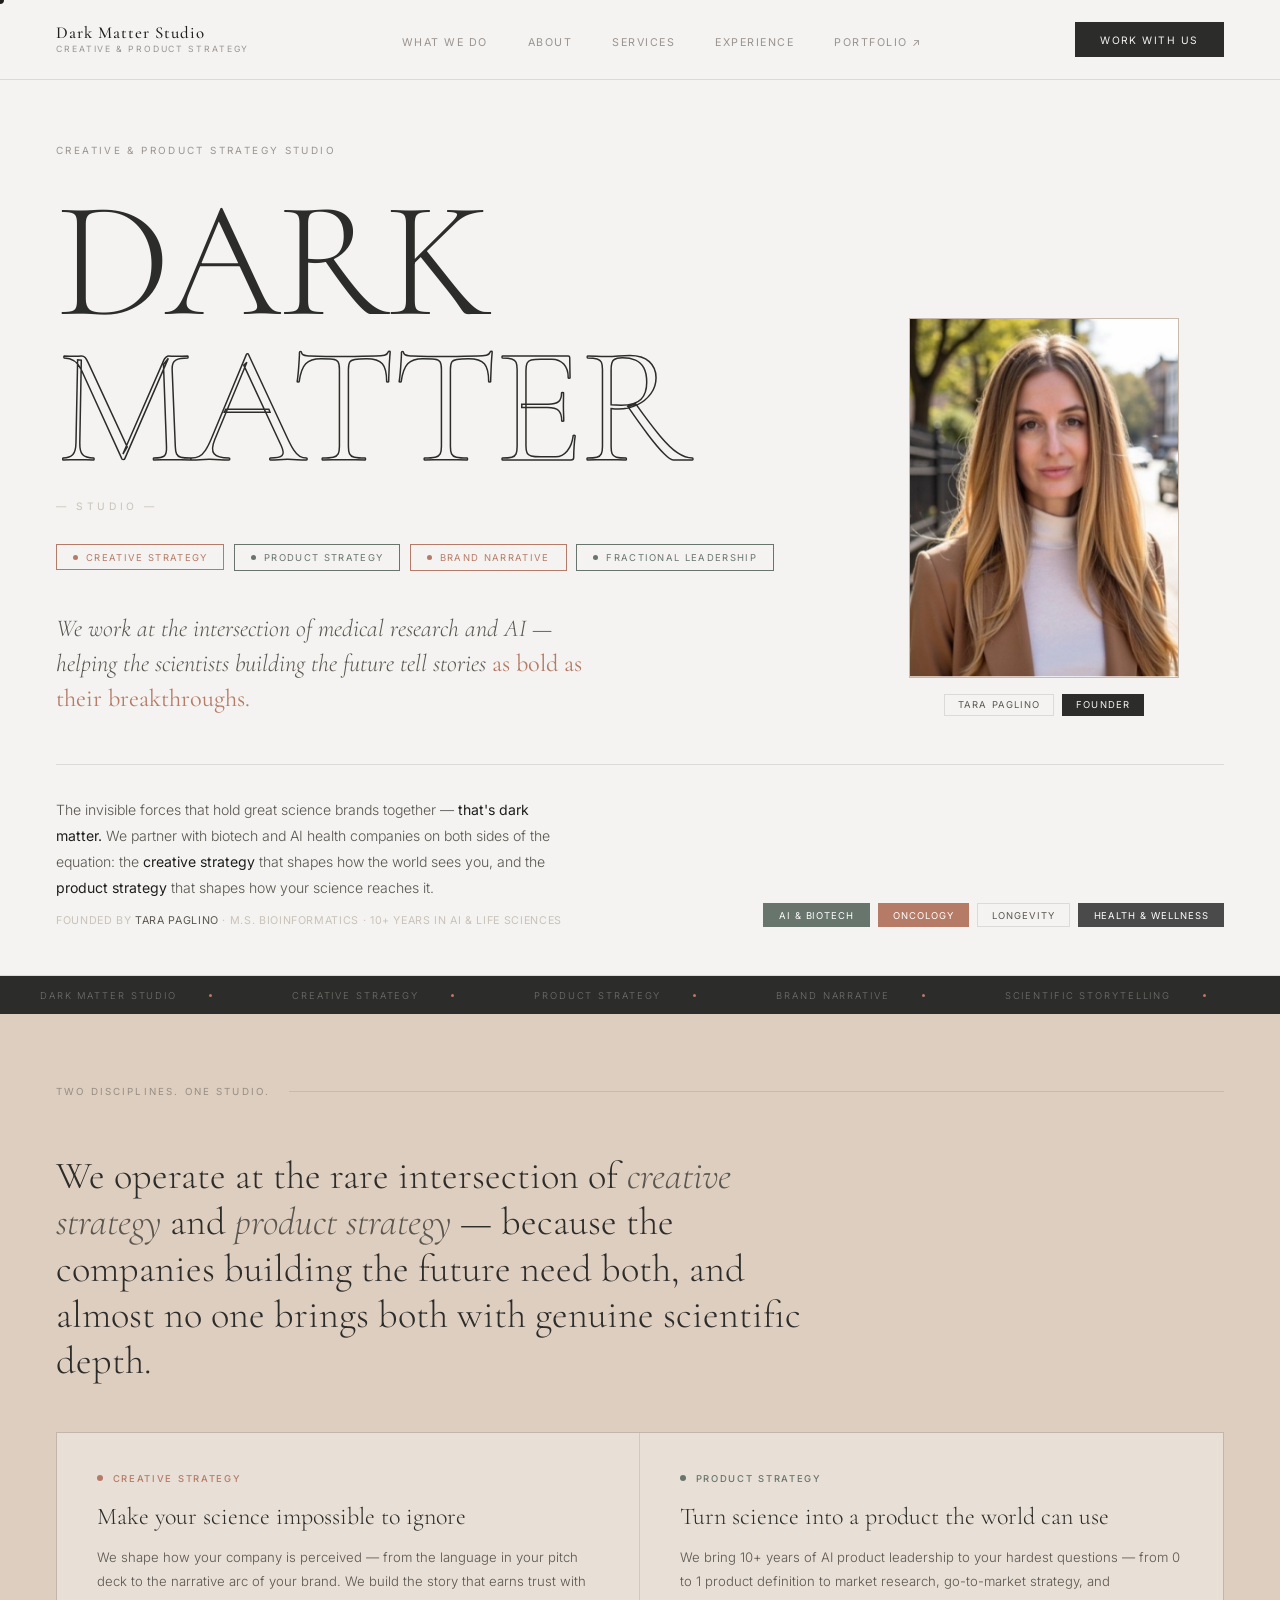
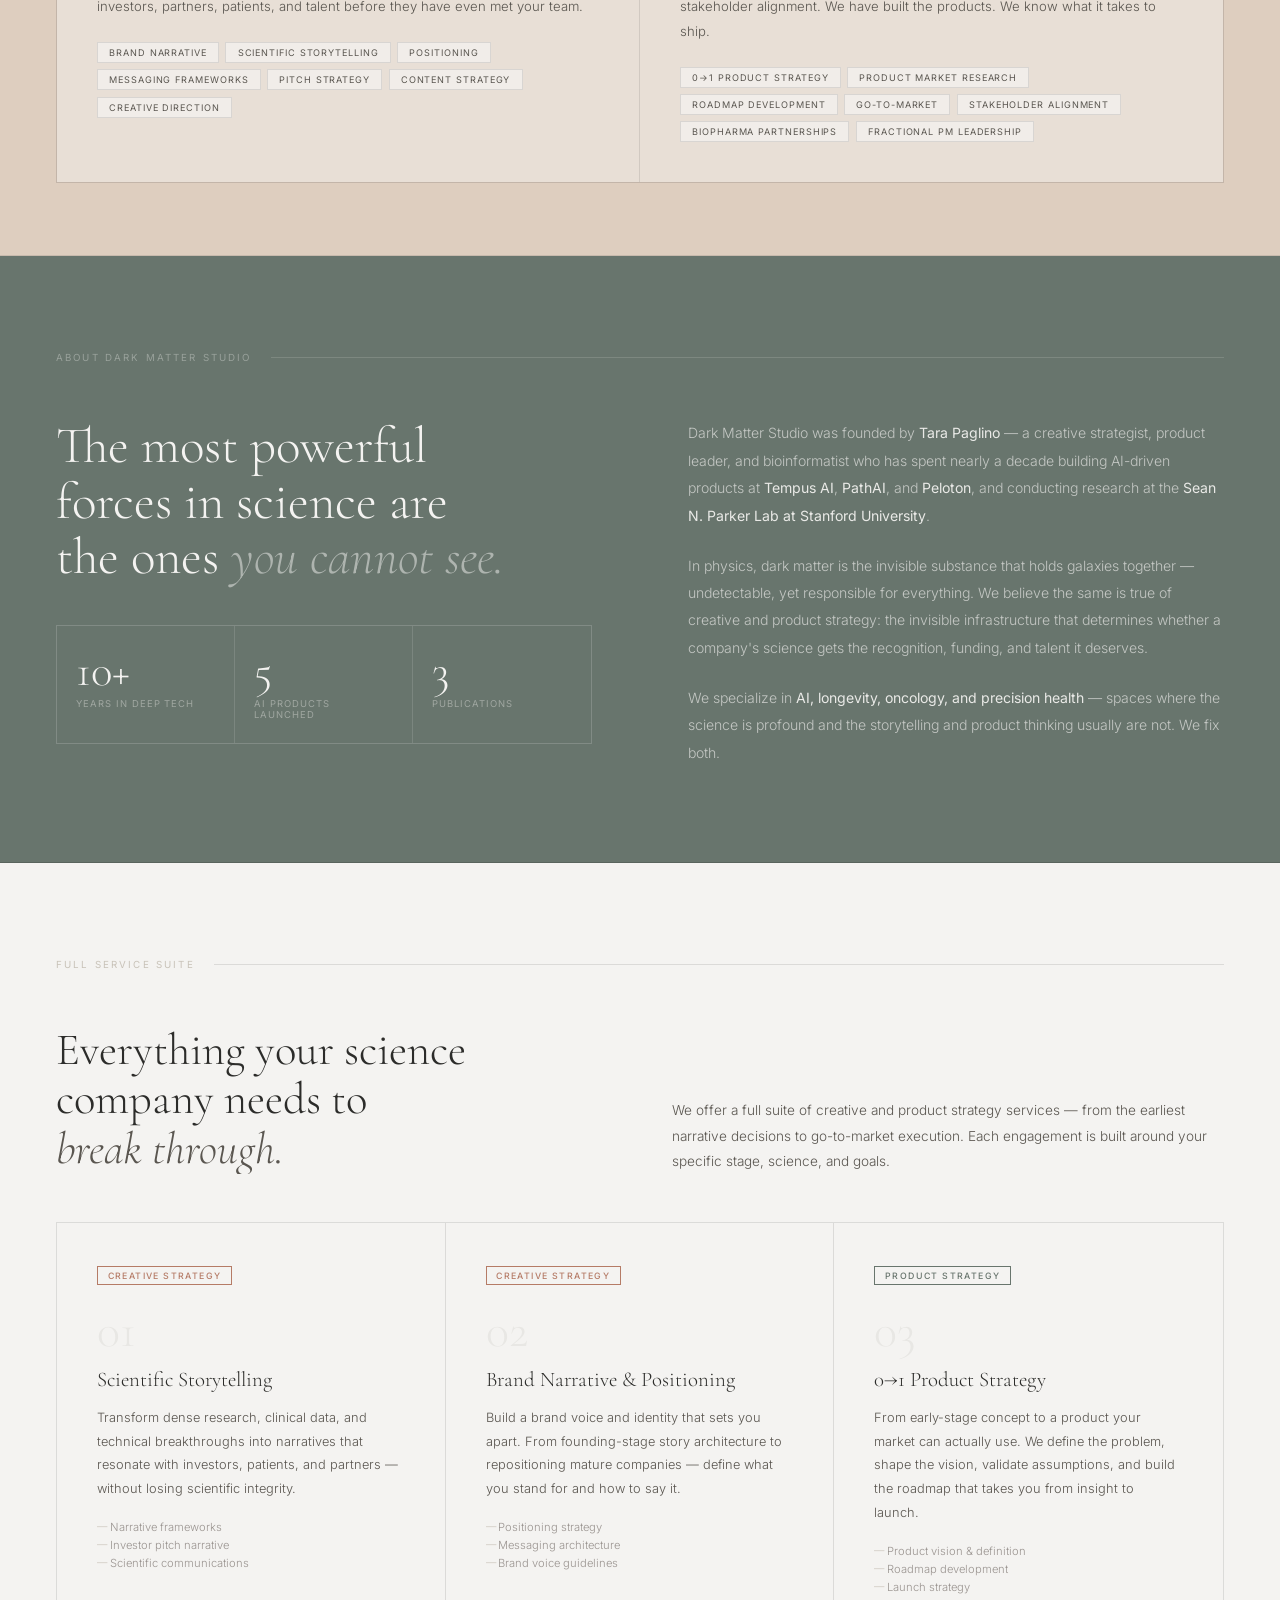
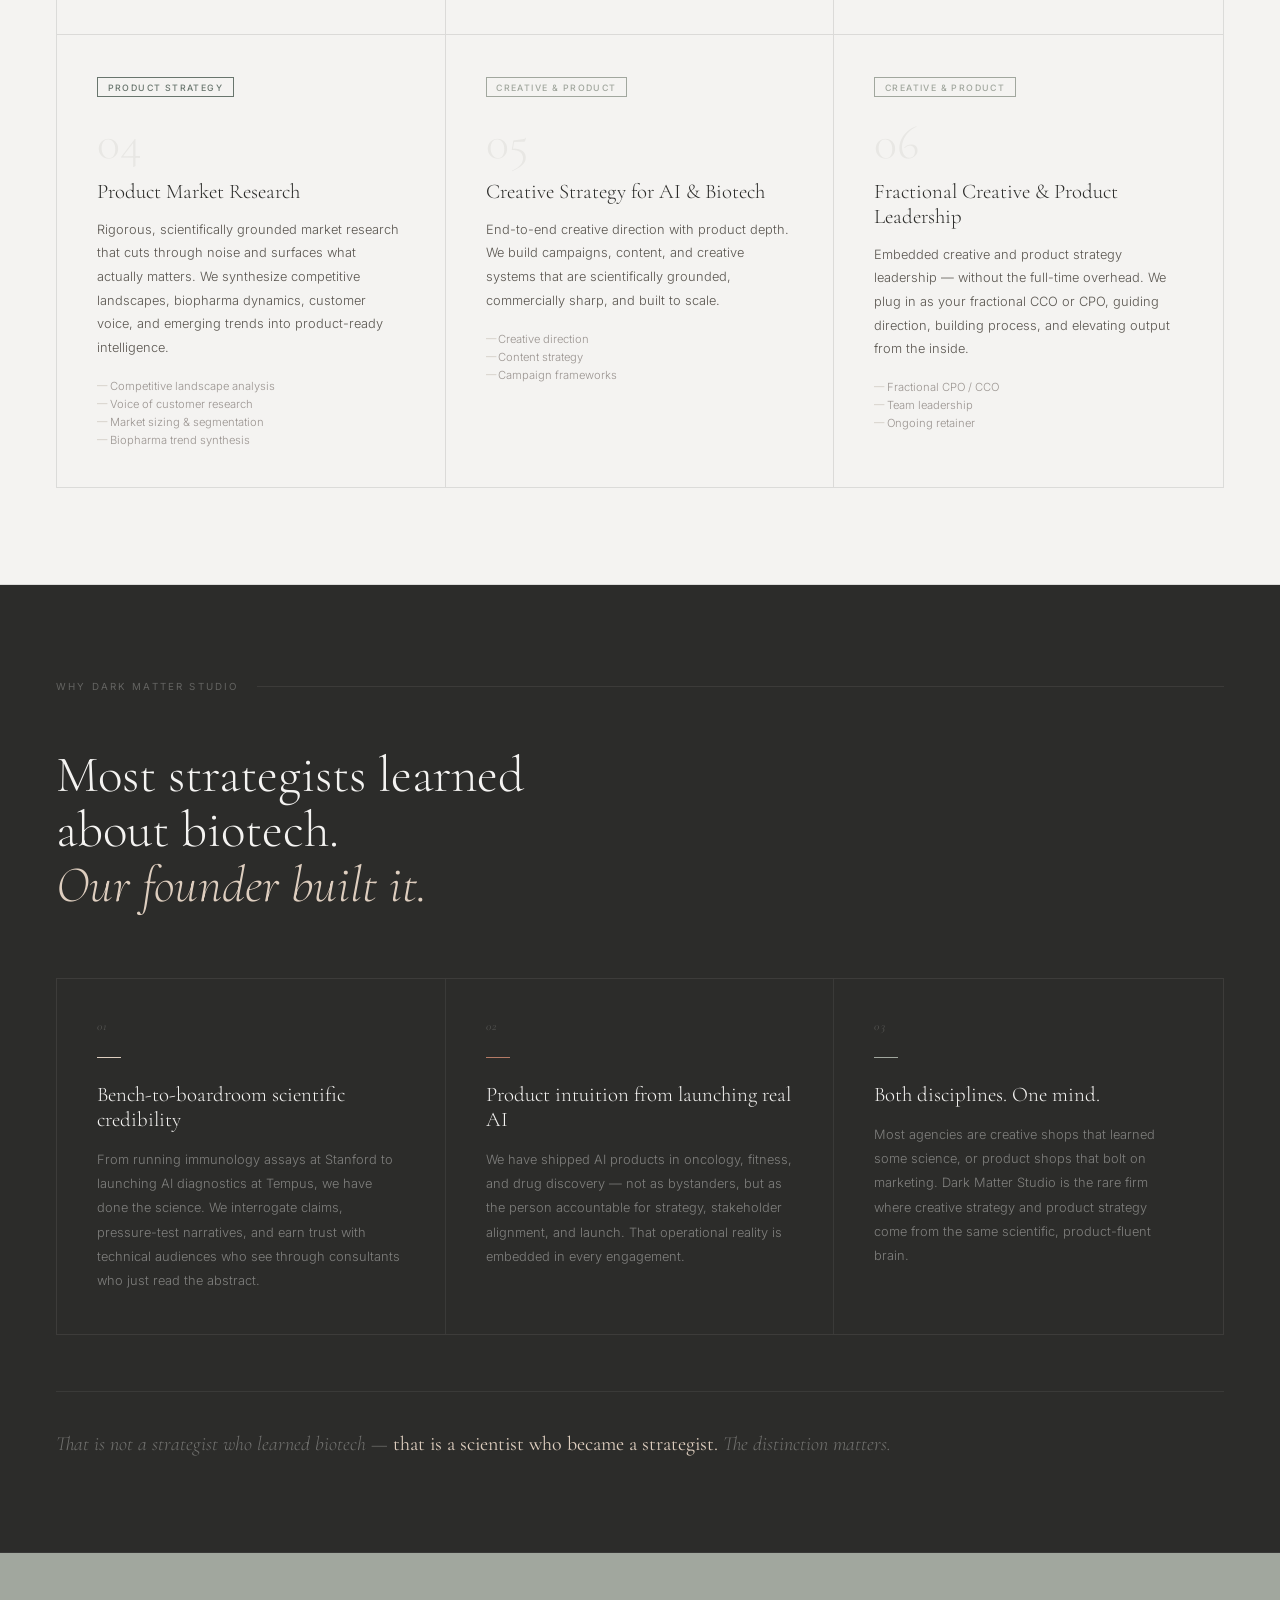
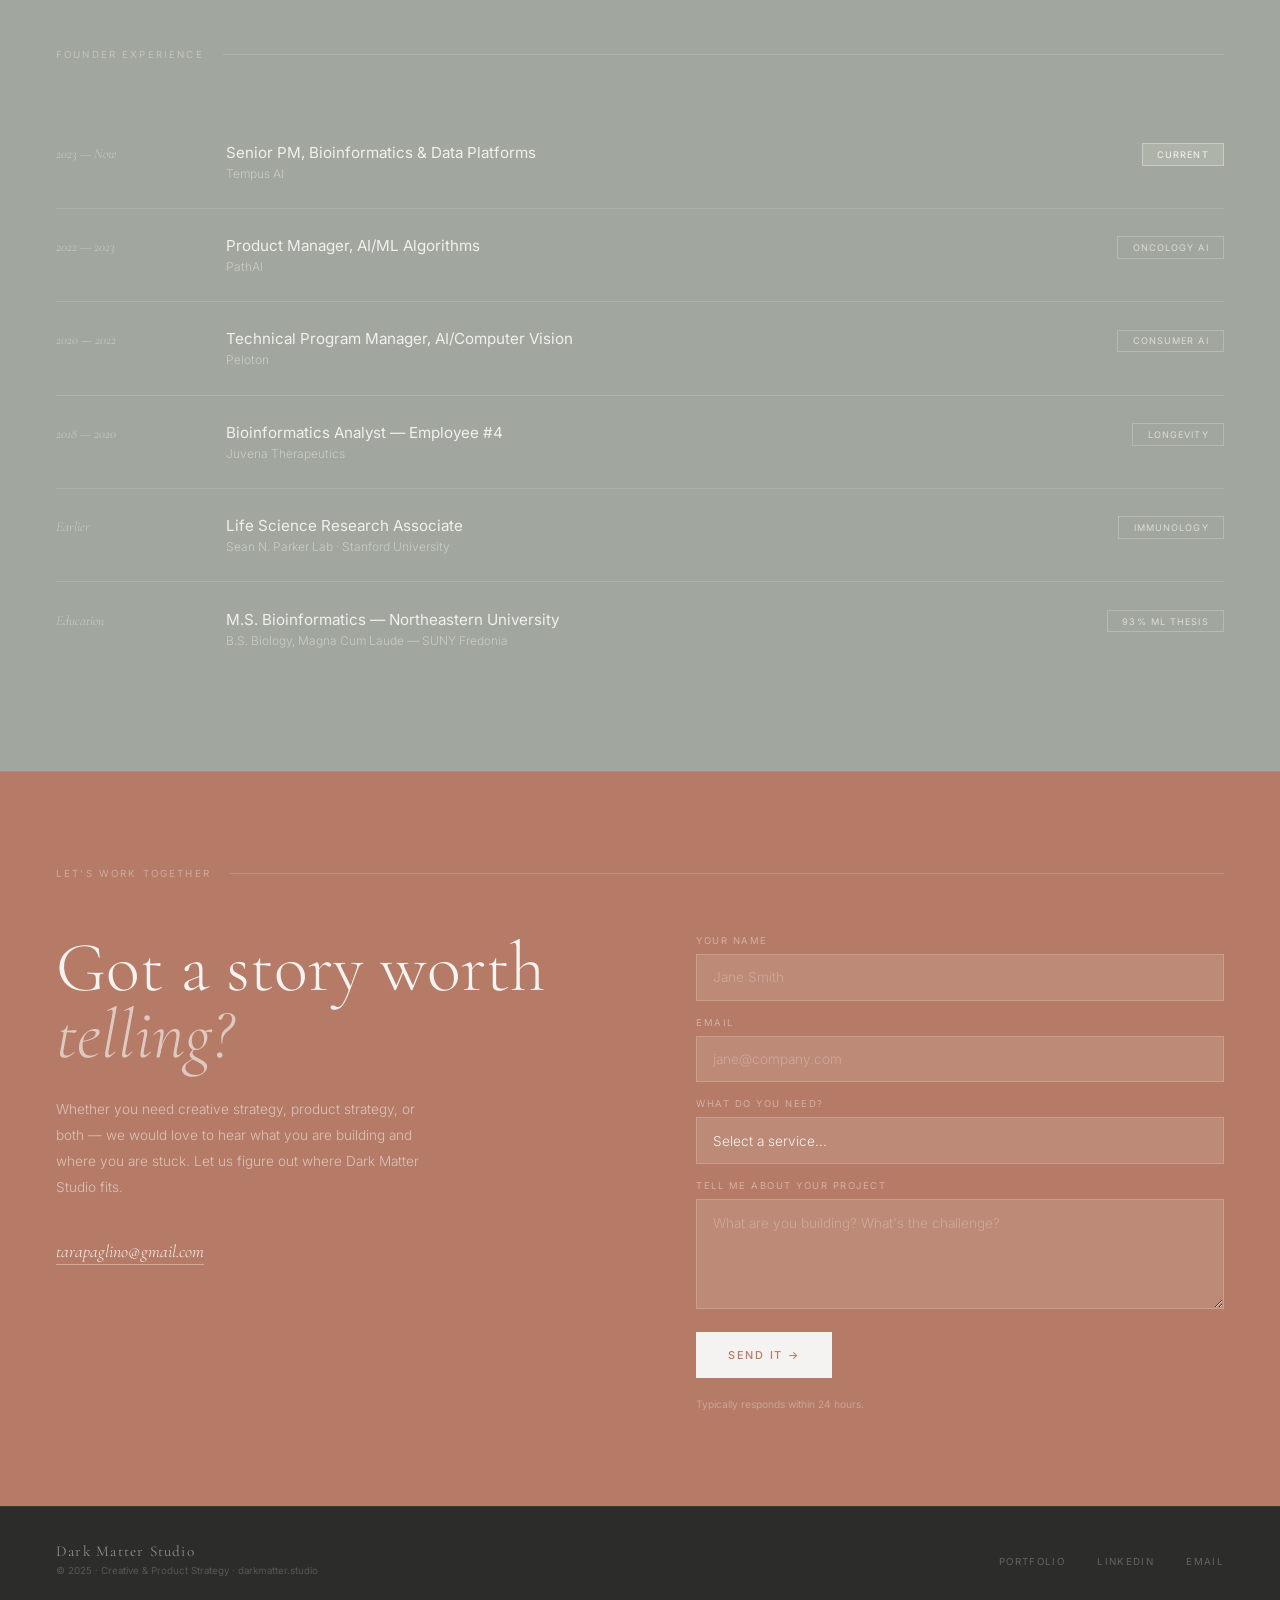
<file: dark-matter-studio/index.html>
<!DOCTYPE html>
<html lang="en">
<head>
<meta charset="UTF-8">
<meta name="viewport" content="width=device-width, initial-scale=1.0">
<title>Dark Matter Studio — Creative & Product Strategy</title>
<meta name="description" content="Dark Matter Studio is a creative and product strategy studio founded by Tara Paglino. We help AI and biotech companies build the brand narrative and product strategy their science deserves.">
<link rel="icon" type="image/svg+xml" href="favicon.svg">
<link href="https://fonts.googleapis.com/css2?family=Cormorant+Garamond:ital,wght@0,300;0,400;0,500;0,600;1,300;1,400;1,500&family=Inter:wght@300;400;500&display=swap" rel="stylesheet">
<link rel="stylesheet" href="style.css">
</head>
<body>
<div class="cursor" id="cursor"></div>

<nav id="nav">
  <a href="index.html" class="nav-brand">
    <span class="nav-brand-name">Dark Matter Studio</span>
    <span class="nav-brand-sub">Creative & Product Strategy</span>
  </a>
  <ul class="nav-links">
    <li><a href="#disciplines" class="hover-line">What We Do</a></li>
    <li><a href="#about" class="hover-line">About</a></li>
    <li><a href="#services" class="hover-line">Services</a></li>
    <li><a href="#experience" class="hover-line">Experience</a></li>
    <li><a href="portfolio.html" class="hover-line">Portfolio ↗</a></li>
  </ul>
  <a href="#contact" class="nav-cta">Work with us</a>
</nav>

<!-- HERO -->
<section class="hero">
  <div class="hero-inner">
    <div class="hero-left">
      <div class="hero-eyebrow">Creative & Product Strategy Studio</div>
      <span class="hero-dark">DARK</span>
      <span class="hero-matter">MATTER</span>
      <span class="hero-studio-label">— Studio —</span>
      <div class="discipline-pills">
        <span class="dp dp-creative"><span class="dp-dot"></span>Creative Strategy</span>
        <span class="dp dp-product"><span class="dp-dot"></span>Product Strategy</span>
        <span class="dp dp-creative"><span class="dp-dot"></span>Brand Narrative</span>
        <span class="dp dp-product"><span class="dp-dot"></span>Fractional Leadership</span>
      </div>
      <p class="hero-tagline">We work at the intersection of medical research and AI — helping the scientists building the future tell stories <em>as bold as their breakthroughs.</em></p>
    </div>
    <div class="hero-photo-col">
      <div class="photo-frame">
        <img src="headshot.jpeg" alt="Tara Paglino — Founder, Dark Matter Studio">
      </div>
      <div class="photo-meta">
        <span class="photo-tag">Tara Paglino</span>
        <span class="photo-tag photo-tag-filled">Founder</span>
      </div>
    </div>
  </div>
  <div class="hero-bottom">
    <div>
      <p class="hero-desc">The invisible forces that hold great science brands together — <strong>that's dark matter.</strong> We partner with biotech and AI health companies on both sides of the equation: the <strong>creative strategy</strong> that shapes how the world sees you, and the <strong>product strategy</strong> that shapes how your science reaches it.</p>
      <p class="founder-line">Founded by <strong>Tara Paglino</strong> · M.S. Bioinformatics · 10+ years in AI & life sciences</p>
    </div>
    <div class="hero-chips">
      <span class="chip chip-ev">AI & Biotech</span>
      <span class="chip chip-tc">Oncology</span>
      <span class="chip chip-o">Longevity</span>
      <span class="chip chip-dg">Health & Wellness</span>
    </div>
  </div>
</section>

<!-- TICKER -->
<div class="ticker-wrap">
  <div class="ticker">
    <div class="ticker-item"><span>Dark Matter Studio</span><div class="ticker-dot"></div></div>
    <div class="ticker-item"><span>Creative Strategy</span><div class="ticker-dot"></div></div>
    <div class="ticker-item"><span>Product Strategy</span><div class="ticker-dot"></div></div>
    <div class="ticker-item"><span>Brand Narrative</span><div class="ticker-dot"></div></div>
    <div class="ticker-item"><span>Scientific Storytelling</span><div class="ticker-dot"></div></div>
    <div class="ticker-item"><span>Product Market Research</span><div class="ticker-dot"></div></div>
    <div class="ticker-item"><span>Fractional Leadership</span><div class="ticker-dot"></div></div>
    <div class="ticker-item"><span>Go-to-Market Strategy</span><div class="ticker-dot"></div></div>
    <div class="ticker-item"><span>AI &amp; Biotech</span><div class="ticker-dot"></div></div>
    <div class="ticker-item"><span>Longevity Science</span><div class="ticker-dot"></div></div>
    <div class="ticker-item"><span>Oncology AI</span><div class="ticker-dot"></div></div>
    <div class="ticker-item"><span>Dark Matter Studio</span><div class="ticker-dot"></div></div>
    <div class="ticker-item"><span>Creative Strategy</span><div class="ticker-dot"></div></div>
    <div class="ticker-item"><span>Product Strategy</span><div class="ticker-dot"></div></div>
    <div class="ticker-item"><span>Brand Narrative</span><div class="ticker-dot"></div></div>
    <div class="ticker-item"><span>Scientific Storytelling</span><div class="ticker-dot"></div></div>
    <div class="ticker-item"><span>Product Market Research</span><div class="ticker-dot"></div></div>
    <div class="ticker-item"><span>Fractional Leadership</span><div class="ticker-dot"></div></div>
    <div class="ticker-item"><span>Go-to-Market Strategy</span><div class="ticker-dot"></div></div>
    <div class="ticker-item"><span>AI &amp; Biotech</span><div class="ticker-dot"></div></div>
    <div class="ticker-item"><span>Longevity Science</span><div class="ticker-dot"></div></div>
    <div class="ticker-item"><span>Oncology AI</span><div class="ticker-dot"></div></div>
  </div>
</div>

<!-- DISCIPLINES -->
<div id="disciplines" class="discipline-strip">
  <div class="section-eyebrow reveal">Two disciplines. One studio.</div>
  <p class="discipline-intro reveal">We operate at the rare intersection of <em>creative strategy</em> and <em>product strategy</em> — because the companies building the future need both, and almost no one brings both with genuine scientific depth.</p>
  <div class="discipline-cols">
    <div class="discipline-col dc-creative reveal">
      <div class="discipline-col-label"><span class="dc-dot"></span>Creative Strategy</div>
      <h3>Make your science impossible to ignore</h3>
      <p>We shape how your company is perceived — from the language in your pitch deck to the narrative arc of your brand. We build the story that earns trust with investors, partners, patients, and talent before they have even met your team.</p>
      <div class="discipline-skills">
        <span class="ds">Brand Narrative</span><span class="ds">Scientific Storytelling</span><span class="ds">Positioning</span><span class="ds">Messaging Frameworks</span><span class="ds">Pitch Strategy</span><span class="ds">Content Strategy</span><span class="ds">Creative Direction</span>
      </div>
    </div>
    <div class="discipline-col dc-product reveal reveal-delay-1">
      <div class="discipline-col-label"><span class="dc-dot"></span>Product Strategy</div>
      <h3>Turn science into a product the world can use</h3>
      <p>We bring 10+ years of AI product leadership to your hardest questions — from 0 to 1 product definition to market research, go-to-market strategy, and stakeholder alignment. We have built the products. We know what it takes to ship.</p>
      <div class="discipline-skills">
        <span class="ds">0&#8594;1 Product Strategy</span><span class="ds">Product Market Research</span><span class="ds">Roadmap Development</span><span class="ds">Go-to-Market</span><span class="ds">Stakeholder Alignment</span><span class="ds">Biopharma Partnerships</span><span class="ds">Fractional PM Leadership</span>
      </div>
    </div>
  </div>
</div>

<!-- ABOUT -->
<section id="about" class="about-section">
  <div class="section-eyebrow reveal">About Dark Matter Studio</div>
  <div class="about-grid">
    <div>
      <div class="line-reveal">
        <h2 class="about-hl"><span>The most powerful</span><span>forces in science are</span><span>the ones <em>you cannot see.</em></span></h2>
      </div>
      <div class="stats reveal reveal-delay-2">
        <div class="stat"><div class="stat-n">10+</div><div class="stat-l">Years in deep tech</div></div>
        <div class="stat"><div class="stat-n">5</div><div class="stat-l">AI products launched</div></div>
        <div class="stat"><div class="stat-n">3</div><div class="stat-l">Publications</div></div>
      </div>
    </div>
    <div class="about-body reveal reveal-delay-1">
      <p>Dark Matter Studio was founded by <strong>Tara Paglino</strong> — a creative strategist, product leader, and bioinformatist who has spent nearly a decade building AI-driven products at <strong>Tempus AI</strong>, <strong>PathAI</strong>, and <strong>Peloton</strong>, and conducting research at the <strong>Sean N. Parker Lab at Stanford University</strong>.</p>
      <p>In physics, dark matter is the invisible substance that holds galaxies together — undetectable, yet responsible for everything. We believe the same is true of creative and product strategy: the invisible infrastructure that determines whether a company's science gets the recognition, funding, and talent it deserves.</p>
      <p>We specialize in <strong>AI, longevity, oncology, and precision health</strong> — spaces where the science is profound and the storytelling and product thinking usually are not. We fix both.</p>
    </div>
  </div>
</section>

<!-- SERVICES -->
<section id="services" class="services-section">
  <div class="section-eyebrow reveal">Full service suite</div>
  <div class="services-header">
    <div class="line-reveal">
      <h2 class="services-hl"><span>Everything your science</span><span>company needs to</span><span><em>break through.</em></span></h2>
    </div>
    <p class="services-intro reveal">We offer a full suite of creative and product strategy services — from the earliest narrative decisions to go-to-market execution. Each engagement is built around your specific stage, science, and goals.</p>
  </div>
  <div class="services-grid">
    <div class="service-card reveal reveal-delay-1">
      <span class="service-discipline sd-creative">Creative Strategy</span>
      <div class="service-n">01</div>
      <div class="service-title">Scientific Storytelling</div>
      <p class="service-desc">Transform dense research, clinical data, and technical breakthroughs into narratives that resonate with investors, patients, and partners — without losing scientific integrity.</p>
      <div class="service-deliverables">
        <span class="service-d">Narrative frameworks</span>
        <span class="service-d">Investor pitch narrative</span>
        <span class="service-d">Scientific communications</span>
      </div>
    </div>
    <div class="service-card reveal reveal-delay-2">
      <span class="service-discipline sd-creative">Creative Strategy</span>
      <div class="service-n">02</div>
      <div class="service-title">Brand Narrative &amp; Positioning</div>
      <p class="service-desc">Build a brand voice and identity that sets you apart. From founding-stage story architecture to repositioning mature companies — define what you stand for and how to say it.</p>
      <div class="service-deliverables">
        <span class="service-d">Positioning strategy</span>
        <span class="service-d">Messaging architecture</span>
        <span class="service-d">Brand voice guidelines</span>
      </div>
    </div>
    <div class="service-card reveal reveal-delay-3">
      <span class="service-discipline sd-product">Product Strategy</span>
      <div class="service-n">03</div>
      <div class="service-title">0&#8594;1 Product Strategy</div>
      <p class="service-desc">From early-stage concept to a product your market can actually use. We define the problem, shape the vision, validate assumptions, and build the roadmap that takes you from insight to launch.</p>
      <div class="service-deliverables">
        <span class="service-d">Product vision &amp; definition</span>
        <span class="service-d">Roadmap development</span>
        <span class="service-d">Launch strategy</span>
      </div>
    </div>
    <div class="service-card reveal reveal-delay-1">
      <span class="service-discipline sd-product">Product Strategy</span>
      <div class="service-n">04</div>
      <div class="service-title">Product Market Research</div>
      <p class="service-desc">Rigorous, scientifically grounded market research that cuts through noise and surfaces what actually matters. We synthesize competitive landscapes, biopharma dynamics, customer voice, and emerging trends into product-ready intelligence.</p>
      <div class="service-deliverables">
        <span class="service-d">Competitive landscape analysis</span>
        <span class="service-d">Voice of customer research</span>
        <span class="service-d">Market sizing &amp; segmentation</span>
        <span class="service-d">Biopharma trend synthesis</span>
      </div>
    </div>
    <div class="service-card reveal reveal-delay-2">
      <span class="service-discipline sd-both">Creative &amp; Product</span>
      <div class="service-n">05</div>
      <div class="service-title">Creative Strategy for AI &amp; Biotech</div>
      <p class="service-desc">End-to-end creative direction with product depth. We build campaigns, content, and creative systems that are scientifically grounded, commercially sharp, and built to scale.</p>
      <div class="service-deliverables">
        <span class="service-d">Creative direction</span>
        <span class="service-d">Content strategy</span>
        <span class="service-d">Campaign frameworks</span>
      </div>
    </div>
    <div class="service-card reveal reveal-delay-3">
      <span class="service-discipline sd-both">Creative &amp; Product</span>
      <div class="service-n">06</div>
      <div class="service-title">Fractional Creative &amp; Product Leadership</div>
      <p class="service-desc">Embedded creative and product strategy leadership — without the full-time overhead. We plug in as your fractional CCO or CPO, guiding direction, building process, and elevating output from the inside.</p>
      <div class="service-deliverables">
        <span class="service-d">Fractional CPO / CCO</span>
        <span class="service-d">Team leadership</span>
        <span class="service-d">Ongoing retainer</span>
      </div>
    </div>
  </div>
</section>

<!-- DIFFERENCE -->
<section id="difference" class="diff-section">
  <div class="section-eyebrow reveal">Why Dark Matter Studio</div>
  <div class="line-reveal">
    <h2 class="diff-hl"><span>Most strategists learned</span><span>about biotech.</span><span><em>Our founder built it.</em></span></h2>
  </div>
  <div class="diff-cards">
    <div class="diff-card reveal reveal-delay-1">
      <div class="diff-n">01</div><div class="diff-bar"></div>
      <div class="diff-title">Bench-to-boardroom scientific credibility</div>
      <p class="diff-desc">From running immunology assays at Stanford to launching AI diagnostics at Tempus, we have done the science. We interrogate claims, pressure-test narratives, and earn trust with technical audiences who see through consultants who just read the abstract.</p>
    </div>
    <div class="diff-card reveal reveal-delay-2">
      <div class="diff-n">02</div><div class="diff-bar"></div>
      <div class="diff-title">Product intuition from launching real AI</div>
      <p class="diff-desc">We have shipped AI products in oncology, fitness, and drug discovery — not as bystanders, but as the person accountable for strategy, stakeholder alignment, and launch. That operational reality is embedded in every engagement.</p>
    </div>
    <div class="diff-card reveal reveal-delay-3">
      <div class="diff-n">03</div><div class="diff-bar"></div>
      <div class="diff-title">Both disciplines. One mind.</div>
      <p class="diff-desc">Most agencies are creative shops that learned some science, or product shops that bolt on marketing. Dark Matter Studio is the rare firm where creative strategy and product strategy come from the same scientific, product-fluent brain.</p>
    </div>
  </div>
  <p class="diff-kicker reveal">That is not a strategist who learned biotech — <strong>that is a scientist who became a strategist.</strong> The distinction matters.</p>
</section>

<!-- EXPERIENCE -->
<section id="experience" class="exp-section">
  <div class="section-eyebrow reveal">Founder Experience</div>
  <div class="cred-row reveal"><div class="cred-year">2023 — Now</div><div><div class="cred-role">Senior PM, Bioinformatics &amp; Data Platforms</div><div class="cred-co">Tempus AI</div></div><span class="cred-pill current">Current</span></div>
  <div class="cred-row reveal reveal-delay-1"><div class="cred-year">2022 — 2023</div><div><div class="cred-role">Product Manager, AI/ML Algorithms</div><div class="cred-co">PathAI</div></div><span class="cred-pill">Oncology AI</span></div>
  <div class="cred-row reveal reveal-delay-1"><div class="cred-year">2020 — 2022</div><div><div class="cred-role">Technical Program Manager, AI/Computer Vision</div><div class="cred-co">Peloton</div></div><span class="cred-pill">Consumer AI</span></div>
  <div class="cred-row reveal reveal-delay-2"><div class="cred-year">2018 — 2020</div><div><div class="cred-role">Bioinformatics Analyst — Employee #4</div><div class="cred-co">Juvena Therapeutics</div></div><span class="cred-pill">Longevity</span></div>
  <div class="cred-row reveal reveal-delay-2"><div class="cred-year">Earlier</div><div><div class="cred-role">Life Science Research Associate</div><div class="cred-co">Sean N. Parker Lab · Stanford University</div></div><span class="cred-pill">Immunology</span></div>
  <div class="cred-row reveal reveal-delay-3" style="border-bottom:none;"><div class="cred-year">Education</div><div><div class="cred-role">M.S. Bioinformatics — Northeastern University</div><div class="cred-co">B.S. Biology, Magna Cum Laude — SUNY Fredonia</div></div><span class="cred-pill">93% ML Thesis</span></div>
</section>

<!-- CONTACT -->
<section id="contact" class="contact-section">
  <div class="section-eyebrow reveal">Let's work together</div>
  <div class="contact-grid">
    <div class="reveal">
      <h2 class="contact-hl">Got a story worth <em>telling?</em></h2>
      <p class="contact-sub">Whether you need creative strategy, product strategy, or both — we would love to hear what you are building and where you are stuck. Let us figure out where Dark Matter Studio fits.</p>
      <a class="contact-email" href="mailto:tarapaglino@gmail.com">tarapaglino@gmail.com</a>
    </div>
    <div class="reveal reveal-delay-1">
      <form class="cf" id="cf">
        <div class="cf-group"><label class="cf-label">Your name</label><input class="cf-input" type="text" name="name" placeholder="Jane Smith" required></div>
        <div class="cf-group"><label class="cf-label">Email</label><input class="cf-input" type="email" name="email" placeholder="jane@company.com" required></div>
        <div class="cf-group"><label class="cf-label">What do you need?</label>
          <select class="cf-select" name="service">
            <option value="" disabled selected>Select a service...</option>
            <option>Scientific Storytelling</option>
            <option>Brand Narrative &amp; Positioning</option>
            <option>Creative Strategy for AI/Biotech</option>
            <option>0&#8594;1 Product Strategy</option>
            <option>Product Market Research</option>
            <option>Fractional Creative &amp; Product Leadership</option>
            <option>Not sure yet — let's talk</option>
          </select>
        </div>
        <div class="cf-group"><label class="cf-label">Tell me about your project</label><textarea class="cf-textarea" name="message" placeholder="What are you building? What's the challenge?"></textarea></div>
        <button type="submit" class="cf-btn">Send it &#8594;</button>
        <p class="cf-note">Typically responds within 24 hours.</p>
        <p id="cfSuccess" style="display:none; margin-top:1rem; font-size:.8rem; color:var(--evergreen); letter-spacing:.05em;">Message sent — I'll be in touch soon!</p>
      </form>
    </div>
  </div>
</section>

<footer>
  <div class="footer-left">
    <span class="footer-brand">Dark Matter Studio</span>
    <span class="footer-copy">&#169; 2025 &middot; Creative &amp; Product Strategy &middot; darkmatter.studio</span>
  </div>
  <ul class="footer-links">
    <li><a href="portfolio.html" class="hover-line">Portfolio</a></li>
    <li><a href="https://www.linkedin.com/in/tarapaglino" target="_blank" class="hover-line">LinkedIn</a></li>
    <li><a href="mailto:tarapaglino@gmail.com" class="hover-line">Email</a></li>
  </ul>
</footer>

<script src="main.js"></script>
</body>
</html>
</file>
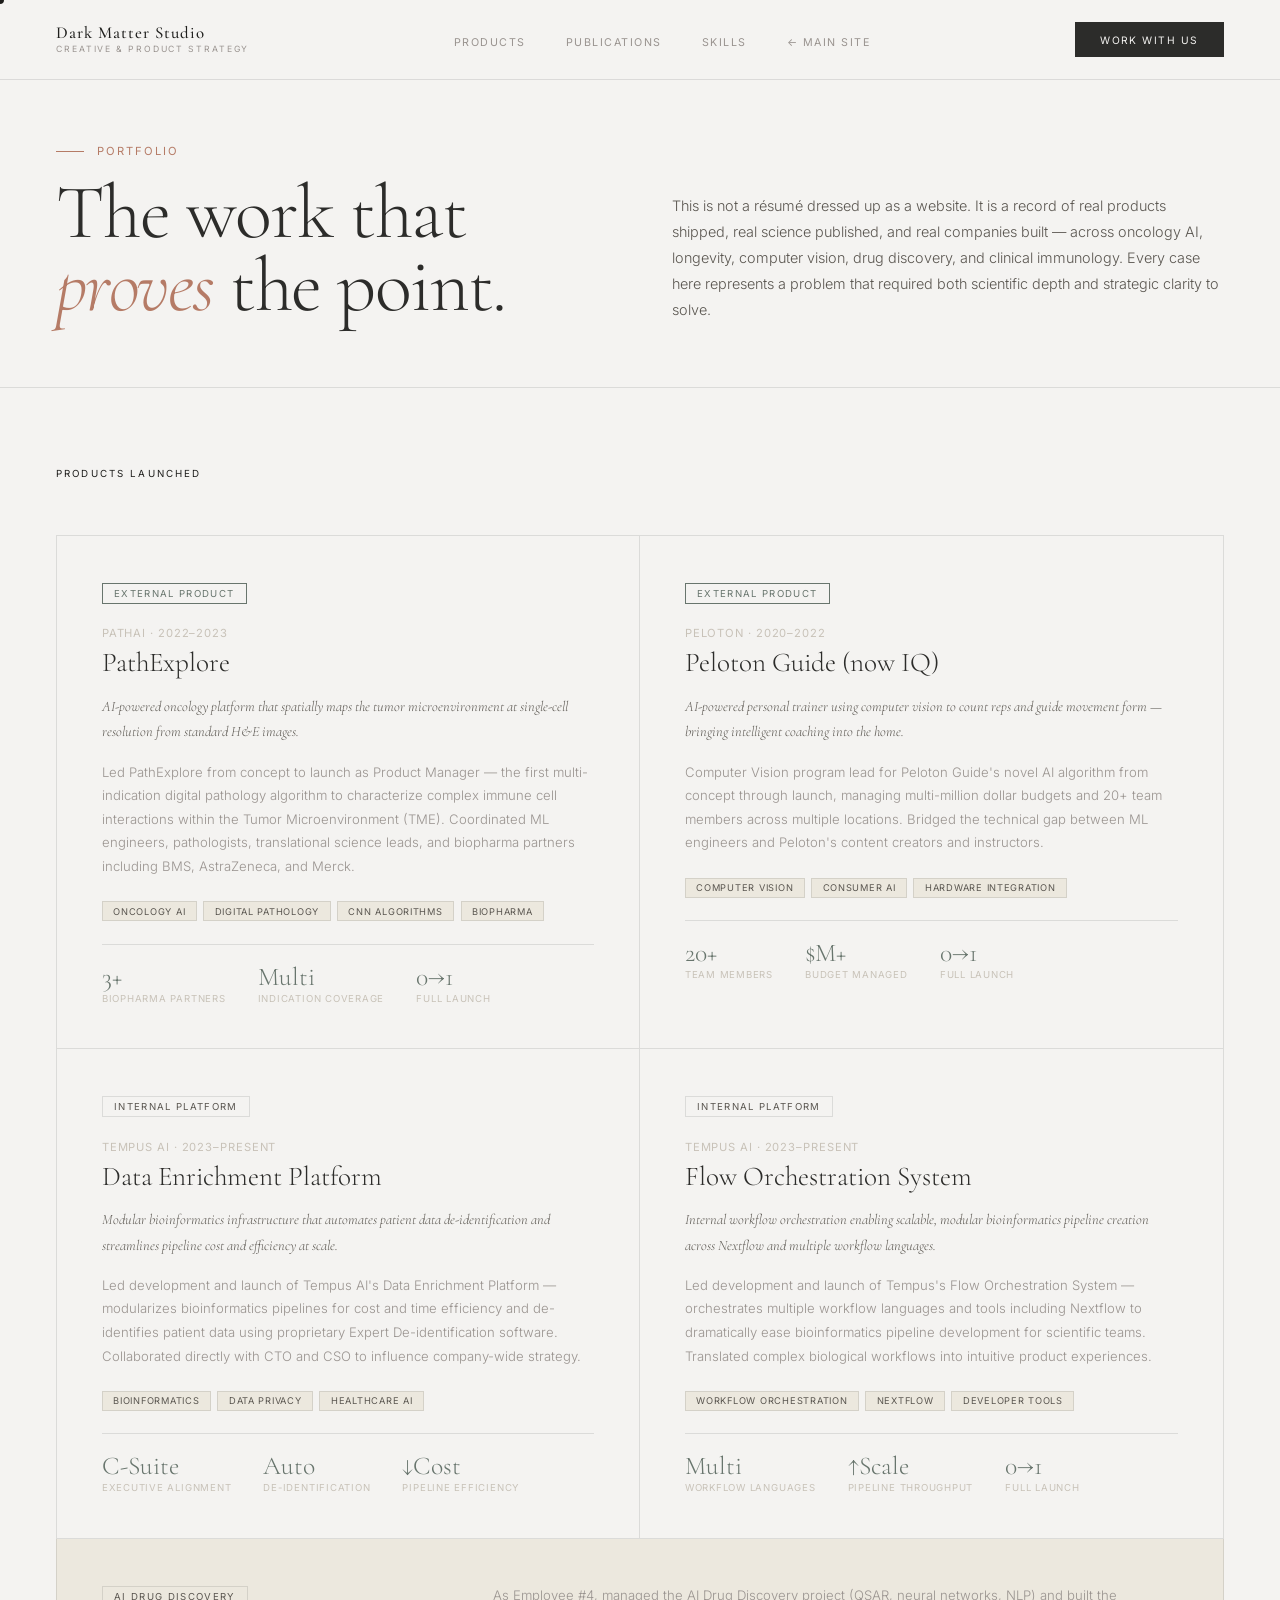
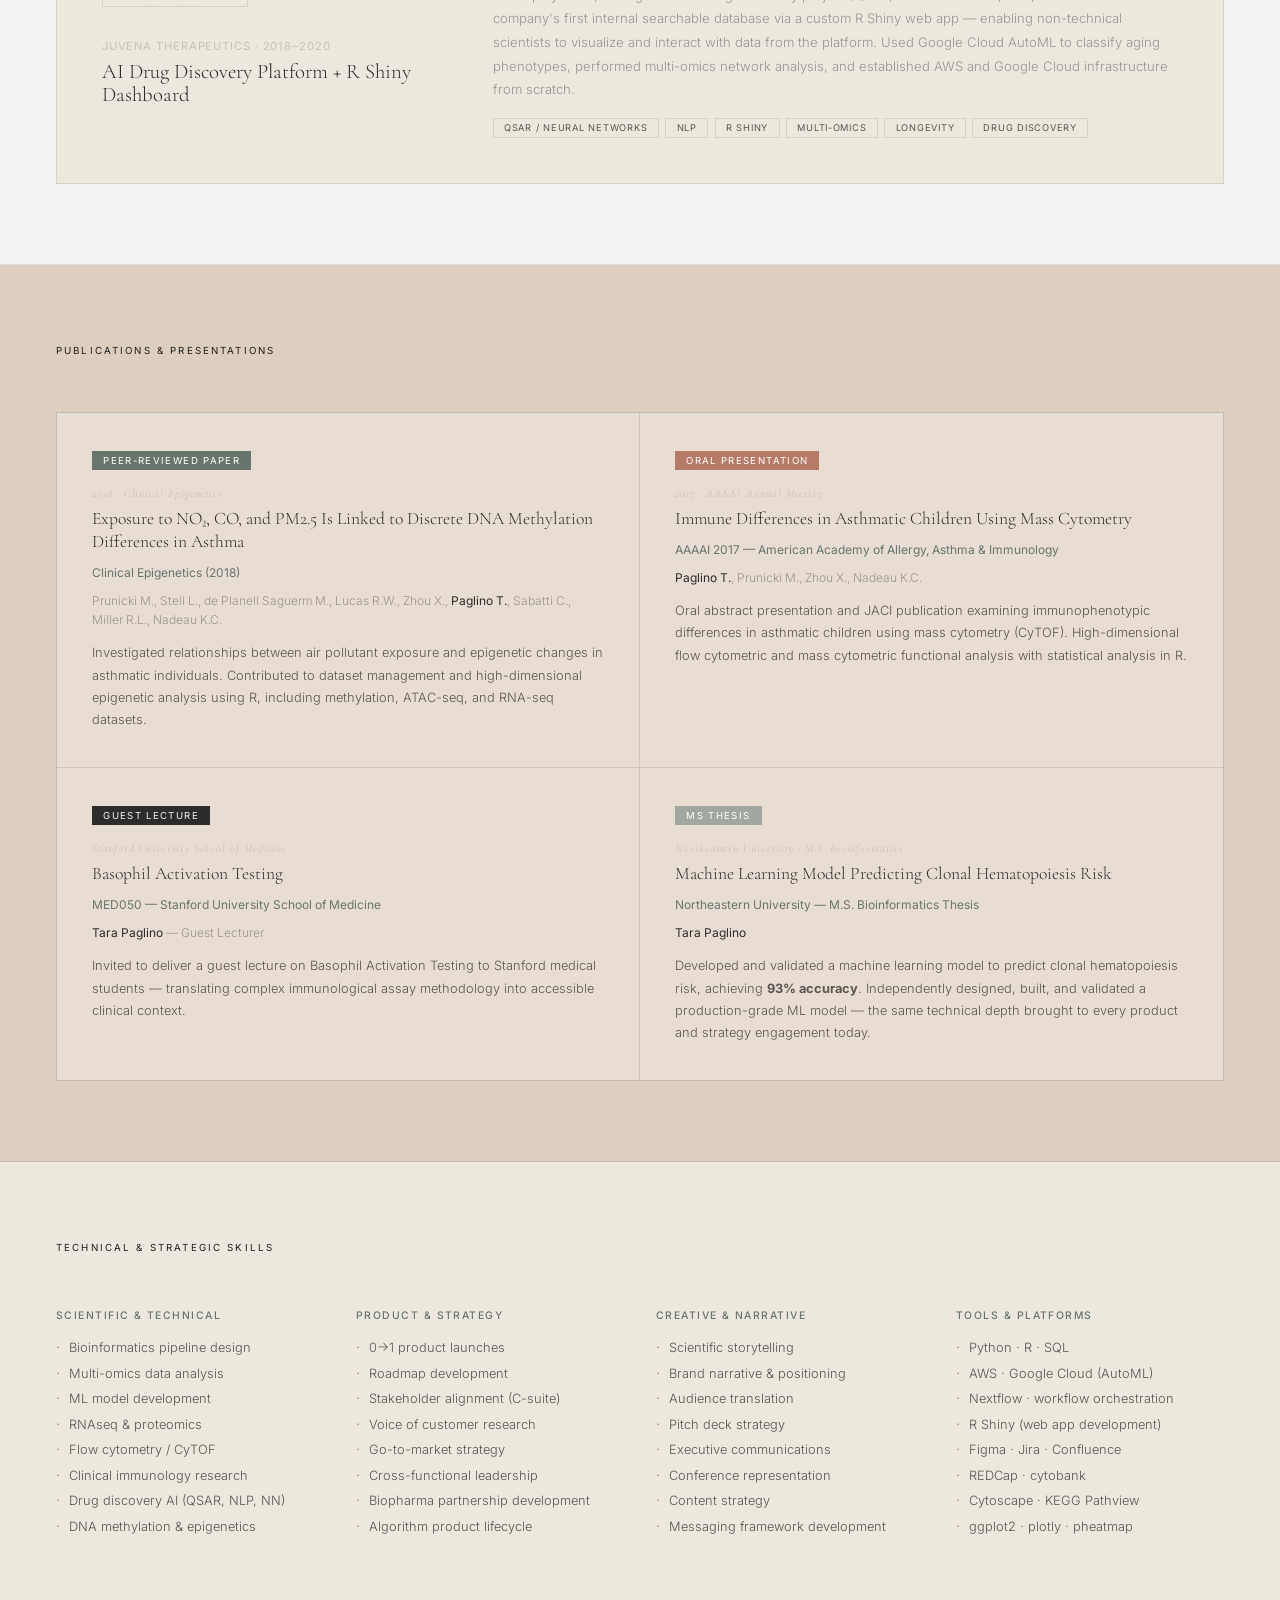
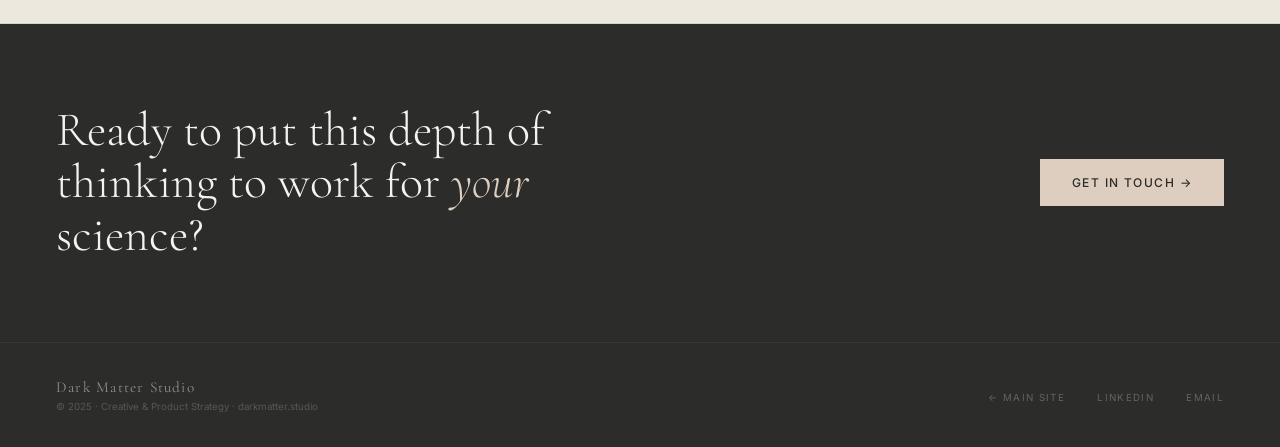
<file: dark-matter-studio/portfolio.html>
<!DOCTYPE html>
<html lang="en">
<head>
<meta charset="UTF-8">
<meta name="viewport" content="width=device-width, initial-scale=1.0">
<title>Portfolio — Dark Matter Studio</title>
<meta name="description" content="Portfolio of products launched, companies, publications and presentations by Tara Paglino — founder of Dark Matter Studio.">
<link rel="icon" type="image/svg+xml" href="favicon.svg">
<link href="https://fonts.googleapis.com/css2?family=Cormorant+Garamond:ital,wght@0,300;0,400;0,500;0,600;1,300;1,400;1,500&family=Inter:wght@300;400;500&display=swap" rel="stylesheet">
<link rel="stylesheet" href="style.css">
</head>
<body>
<div class="cursor" id="cursor"></div>

<nav id="nav">
  <a href="index.html" class="nav-brand">
    <span class="nav-brand-name">Dark Matter Studio</span>
    <span class="nav-brand-sub">Creative & Product Strategy</span>
  </a>
  <ul class="nav-links">
    <li><a href="#products" class="hover-line">Products</a></li>
    <li><a href="#publications" class="hover-line">Publications</a></li>
    <li><a href="#skills" class="hover-line">Skills</a></li>
    <li><a href="index.html" class="hover-line">&#8592; Main Site</a></li>
  </ul>
  <a href="index.html#contact" class="nav-cta">Work with us</a>
</nav>

<!-- PORTFOLIO HERO -->
<div class="port-hero">
  <div class="reveal">
    <div class="port-hero-label">Portfolio</div>
    <h1>The work that <em>proves</em> the point.</h1>
  </div>
  <div class="reveal reveal-delay-1">
    <p class="port-hero-desc">This is not a résumé dressed up as a website. It is a record of real products shipped, real science published, and real companies built — across oncology AI, longevity, computer vision, drug discovery, and clinical immunology. Every case here represents a problem that required both scientific depth and strategic clarity to solve.</p>
  </div>
</div>

<!-- PRODUCTS -->
<section id="products" class="products-section">
  <div class="section-eyebrow reveal">Products Launched</div>
  <div class="products-grid">

    <div class="product-card reveal reveal-delay-1">
      <span class="product-type external">External Product</span>
      <div class="product-company">PathAI &middot; 2022&ndash;2023</div>
      <div class="product-name">PathExplore</div>
      <p class="product-tagline">AI-powered oncology platform that spatially maps the tumor microenvironment at single-cell resolution from standard H&amp;E images.</p>
      <p class="product-desc">Led PathExplore from concept to launch as Product Manager — the first multi-indication digital pathology algorithm to characterize complex immune cell interactions within the Tumor Microenvironment (TME). Coordinated ML engineers, pathologists, translational science leads, and biopharma partners including BMS, AstraZeneca, and Merck.</p>
      <div class="product-tags">
        <span class="product-tag">Oncology AI</span>
        <span class="product-tag">Digital Pathology</span>
        <span class="product-tag">CNN Algorithms</span>
        <span class="product-tag">Biopharma</span>
      </div>
      <div class="product-metric">
        <div><div class="metric-num">3+</div><div class="metric-label">Biopharma Partners</div></div>
        <div><div class="metric-num">Multi</div><div class="metric-label">Indication Coverage</div></div>
        <div><div class="metric-num">0&#8594;1</div><div class="metric-label">Full Launch</div></div>
      </div>
    </div>

    <div class="product-card reveal reveal-delay-2">
      <span class="product-type external">External Product</span>
      <div class="product-company">Peloton &middot; 2020&ndash;2022</div>
      <div class="product-name">Peloton Guide (now IQ)</div>
      <p class="product-tagline">AI-powered personal trainer using computer vision to count reps and guide movement form — bringing intelligent coaching into the home.</p>
      <p class="product-desc">Computer Vision program lead for Peloton Guide's novel AI algorithm from concept through launch, managing multi-million dollar budgets and 20+ team members across multiple locations. Bridged the technical gap between ML engineers and Peloton's content creators and instructors.</p>
      <div class="product-tags">
        <span class="product-tag">Computer Vision</span>
        <span class="product-tag">Consumer AI</span>
        <span class="product-tag">Hardware Integration</span>
      </div>
      <div class="product-metric">
        <div><div class="metric-num">20+</div><div class="metric-label">Team Members</div></div>
        <div><div class="metric-num">$M+</div><div class="metric-label">Budget Managed</div></div>
        <div><div class="metric-num">0&#8594;1</div><div class="metric-label">Full Launch</div></div>
      </div>
    </div>

    <div class="product-card reveal reveal-delay-1">
      <span class="product-type internal">Internal Platform</span>
      <div class="product-company">Tempus AI &middot; 2023&ndash;Present</div>
      <div class="product-name">Data Enrichment Platform</div>
      <p class="product-tagline">Modular bioinformatics infrastructure that automates patient data de-identification and streamlines pipeline cost and efficiency at scale.</p>
      <p class="product-desc">Led development and launch of Tempus AI's Data Enrichment Platform — modularizes bioinformatics pipelines for cost and time efficiency and de-identifies patient data using proprietary Expert De-identification software. Collaborated directly with CTO and CSO to influence company-wide strategy.</p>
      <div class="product-tags">
        <span class="product-tag">Bioinformatics</span>
        <span class="product-tag">Data Privacy</span>
        <span class="product-tag">Healthcare AI</span>
      </div>
      <div class="product-metric">
        <div><div class="metric-num">C-Suite</div><div class="metric-label">Executive Alignment</div></div>
        <div><div class="metric-num">Auto</div><div class="metric-label">De-identification</div></div>
        <div><div class="metric-num">&#8595;Cost</div><div class="metric-label">Pipeline Efficiency</div></div>
      </div>
    </div>

    <div class="product-card reveal reveal-delay-2">
      <span class="product-type internal">Internal Platform</span>
      <div class="product-company">Tempus AI &middot; 2023&ndash;Present</div>
      <div class="product-name">Flow Orchestration System</div>
      <p class="product-tagline">Internal workflow orchestration enabling scalable, modular bioinformatics pipeline creation across Nextflow and multiple workflow languages.</p>
      <p class="product-desc">Led development and launch of Tempus's Flow Orchestration System — orchestrates multiple workflow languages and tools including Nextflow to dramatically ease bioinformatics pipeline development for scientific teams. Translated complex biological workflows into intuitive product experiences.</p>
      <div class="product-tags">
        <span class="product-tag">Workflow Orchestration</span>
        <span class="product-tag">Nextflow</span>
        <span class="product-tag">Developer Tools</span>
      </div>
      <div class="product-metric">
        <div><div class="metric-num">Multi</div><div class="metric-label">Workflow Languages</div></div>
        <div><div class="metric-num">&#8593;Scale</div><div class="metric-label">Pipeline Throughput</div></div>
        <div><div class="metric-num">0&#8594;1</div><div class="metric-label">Full Launch</div></div>
      </div>
    </div>

  </div>

  <!-- Juvena wide card -->
  <div style="border:1px solid var(--border); border-top:none; padding:2.8rem; background:var(--ivory-dark);" class="reveal">
    <div style="display:grid; grid-template-columns:1fr 2fr; gap:3rem; align-items:start;">
      <div>
        <span class="product-type internal" style="margin-bottom:1.2rem;">AI Drug Discovery</span>
        <div class="product-company" style="margin-top:.8rem;">Juvena Therapeutics &middot; 2018&ndash;2020</div>
        <div class="product-name" style="font-size:1.3rem; margin-top:.4rem;">AI Drug Discovery Platform + R Shiny Dashboard</div>
      </div>
      <div>
        <p class="product-desc">As Employee #4, managed the AI Drug Discovery project (QSAR, neural networks, NLP) and built the company's first internal searchable database via a custom R Shiny web app — enabling non-technical scientists to visualize and interact with data from the platform. Used Google Cloud AutoML to classify aging phenotypes, performed multi-omics network analysis, and established AWS and Google Cloud infrastructure from scratch.</p>
        <div class="product-tags" style="margin-top:1rem;">
          <span class="product-tag">QSAR / Neural Networks</span>
          <span class="product-tag">NLP</span>
          <span class="product-tag">R Shiny</span>
          <span class="product-tag">Multi-omics</span>
          <span class="product-tag">Longevity</span>
          <span class="product-tag">Drug Discovery</span>
        </div>
      </div>
    </div>
  </div>
</section>

<!-- PUBLICATIONS -->
<section id="publications" class="pubs-section">
  <div class="section-eyebrow reveal">Publications &amp; Presentations</div>
  <div class="pub-grid">

    <div class="pub-card reveal reveal-delay-1">
      <span class="pub-type-tag paper">Peer-Reviewed Paper</span>
      <div class="pub-year">2018 &middot; Clinical Epigenetics</div>
      <div class="pub-title">Exposure to NO&#8322;, CO, and PM2.5 Is Linked to Discrete DNA Methylation Differences in Asthma</div>
      <div class="pub-venue">Clinical Epigenetics (2018)</div>
      <div class="pub-authors">Prunicki M., Stell L., de Planell Saguerm M., Lucas R.W., Zhou X., <strong>Paglino T.</strong>, Sabatti C., Miller R.L., Nadeau K.C.</div>
      <p class="pub-desc">Investigated relationships between air pollutant exposure and epigenetic changes in asthmatic individuals. Contributed to dataset management and high-dimensional epigenetic analysis using R, including methylation, ATAC-seq, and RNA-seq datasets.</p>
    </div>

    <div class="pub-card reveal reveal-delay-2">
      <span class="pub-type-tag oral">Oral Presentation</span>
      <div class="pub-year">2017 &middot; AAAAI Annual Meeting</div>
      <div class="pub-title">Immune Differences in Asthmatic Children Using Mass Cytometry</div>
      <div class="pub-venue">AAAAI 2017 &mdash; American Academy of Allergy, Asthma &amp; Immunology</div>
      <div class="pub-authors"><strong>Paglino T.</strong>, Prunicki M., Zhou X., Nadeau K.C.</div>
      <p class="pub-desc">Oral abstract presentation and JACI publication examining immunophenotypic differences in asthmatic children using mass cytometry (CyTOF). High-dimensional flow cytometric and mass cytometric functional analysis with statistical analysis in R.</p>
    </div>

    <div class="pub-card reveal reveal-delay-1">
      <span class="pub-type-tag lecture">Guest Lecture</span>
      <div class="pub-year">Stanford University School of Medicine</div>
      <div class="pub-title">Basophil Activation Testing</div>
      <div class="pub-venue">MED050 &mdash; Stanford University School of Medicine</div>
      <div class="pub-authors"><strong>Tara Paglino</strong> &mdash; Guest Lecturer</div>
      <p class="pub-desc">Invited to deliver a guest lecture on Basophil Activation Testing to Stanford medical students — translating complex immunological assay methodology into accessible clinical context.</p>
    </div>

    <div class="pub-card reveal reveal-delay-2">
      <span class="pub-type-tag thesis">MS Thesis</span>
      <div class="pub-year">Northeastern University &middot; M.S. Bioinformatics</div>
      <div class="pub-title">Machine Learning Model Predicting Clonal Hematopoiesis Risk</div>
      <div class="pub-venue">Northeastern University &mdash; M.S. Bioinformatics Thesis</div>
      <div class="pub-authors"><strong>Tara Paglino</strong></div>
      <p class="pub-desc">Developed and validated a machine learning model to predict clonal hematopoiesis risk, achieving <strong>93% accuracy</strong>. Independently designed, built, and validated a production-grade ML model — the same technical depth brought to every product and strategy engagement today.</p>
    </div>

  </div>
</section>

<!-- SKILLS -->
<section id="skills" class="skills-section">
  <div class="section-eyebrow reveal">Technical &amp; Strategic Skills</div>
  <div class="skills-grid">
    <div class="reveal">
      <div class="skill-group-title">Scientific &amp; Technical</div>
      <div class="skill-item">Bioinformatics pipeline design</div>
      <div class="skill-item">Multi-omics data analysis</div>
      <div class="skill-item">ML model development</div>
      <div class="skill-item">RNAseq &amp; proteomics</div>
      <div class="skill-item">Flow cytometry / CyTOF</div>
      <div class="skill-item">Clinical immunology research</div>
      <div class="skill-item">Drug discovery AI (QSAR, NLP, NN)</div>
      <div class="skill-item">DNA methylation &amp; epigenetics</div>
    </div>
    <div class="reveal reveal-delay-1">
      <div class="skill-group-title">Product &amp; Strategy</div>
      <div class="skill-item">0&#8594;1 product launches</div>
      <div class="skill-item">Roadmap development</div>
      <div class="skill-item">Stakeholder alignment (C-suite)</div>
      <div class="skill-item">Voice of customer research</div>
      <div class="skill-item">Go-to-market strategy</div>
      <div class="skill-item">Cross-functional leadership</div>
      <div class="skill-item">Biopharma partnership development</div>
      <div class="skill-item">Algorithm product lifecycle</div>
    </div>
    <div class="reveal reveal-delay-2">
      <div class="skill-group-title">Creative &amp; Narrative</div>
      <div class="skill-item">Scientific storytelling</div>
      <div class="skill-item">Brand narrative &amp; positioning</div>
      <div class="skill-item">Audience translation</div>
      <div class="skill-item">Pitch deck strategy</div>
      <div class="skill-item">Executive communications</div>
      <div class="skill-item">Conference representation</div>
      <div class="skill-item">Content strategy</div>
      <div class="skill-item">Messaging framework development</div>
    </div>
    <div class="reveal reveal-delay-3">
      <div class="skill-group-title">Tools &amp; Platforms</div>
      <div class="skill-item">Python &middot; R &middot; SQL</div>
      <div class="skill-item">AWS &middot; Google Cloud (AutoML)</div>
      <div class="skill-item">Nextflow &middot; workflow orchestration</div>
      <div class="skill-item">R Shiny (web app development)</div>
      <div class="skill-item">Figma &middot; Jira &middot; Confluence</div>
      <div class="skill-item">REDCap &middot; cytobank</div>
      <div class="skill-item">Cytoscape &middot; KEGG Pathview</div>
      <div class="skill-item">ggplot2 &middot; plotly &middot; pheatmap</div>
    </div>
  </div>
</section>

<!-- CTA -->
<div class="port-cta">
  <div class="port-cta-text reveal">Ready to put this depth of thinking to work for <em>your</em> science?</div>
  <a href="index.html#contact" class="port-cta-btn reveal reveal-delay-1">Get in touch &#8594;</a>
</div>

<footer>
  <div class="footer-left">
    <span class="footer-brand">Dark Matter Studio</span>
    <span class="footer-copy">&#169; 2025 &middot; Creative &amp; Product Strategy &middot; darkmatter.studio</span>
  </div>
  <ul class="footer-links">
    <li><a href="index.html" class="hover-line">&#8592; Main Site</a></li>
    <li><a href="https://www.linkedin.com/in/tarapaglino" target="_blank" class="hover-line">LinkedIn</a></li>
    <li><a href="mailto:tarapaglino@gmail.com" class="hover-line">Email</a></li>
  </ul>
</footer>

<script src="main.js"></script>
</body>
</html>
</file>
<file: dark-matter-studio/style.css>
/* ============================================================
   DARK MATTER STUDIO — style.css
   Earthy Sage Palette: Ivory / Blush / Sage / Terracotta / Evergreen
   ============================================================ */

*, *::before, *::after { box-sizing: border-box; margin: 0; padding: 0; }

:root {
  --ivory:       #F4F3F1;
  --blush:       #DECEBF;
  --sage:        #A1A79E;
  --terracotta:  #B57B66;
  --evergreen:   #68756D;
  --charcoal:    #2c2c2a;
  --ink:         #1e1e1c;
  --mid:         #5a5650;
  --light:       #9a9490;
  --faint:       #c8c2b8;
  --ivory-dark:  #ece8de;
  --serif: 'Cormorant Garamond', Georgia, serif;
  --sans:  'Inter', system-ui, sans-serif;
  --border: rgba(44,44,42,0.12);
  --border-light: rgba(44,44,42,0.07);
}

html { scroll-behavior: smooth; }
body { font-family: var(--sans); background: var(--ivory); color: var(--ink); overflow-x: hidden; cursor: none; }

/* ── CURSOR ── */
.cursor { width: 8px; height: 8px; background: var(--ink); border-radius: 50%; position: fixed; pointer-events: none; z-index: 9999; transform: translate(-50%,-50%); transition: width .25s, height .25s; mix-blend-mode: multiply; }
.cursor.big { width: 38px; height: 38px; background: transparent; border: 1.5px solid var(--charcoal); }

/* ── NAV ── */
nav { position: fixed; top: 0; left: 0; right: 0; z-index: 200; display: flex; align-items: center; justify-content: space-between; padding: 1.4rem 3.5rem; background: rgba(244,243,241,0.94); backdrop-filter: blur(20px); border-bottom: 1px solid var(--border); transition: padding .4s ease; }
nav.scrolled { padding: 1rem 3.5rem; }
.nav-brand { display: flex; flex-direction: column; text-decoration: none; }
.nav-brand-name { font-family: var(--serif); font-size: 1.05rem; font-weight: 500; color: var(--ink); letter-spacing: 0.06em; line-height: 1; }
.nav-brand-sub { font-size: 0.54rem; letter-spacing: 0.22em; text-transform: uppercase; color: var(--light); font-weight: 400; margin-top: 3px; }
.nav-links { display: flex; gap: 2.5rem; list-style: none; }
.nav-links a { font-size: 0.67rem; letter-spacing: 0.14em; text-transform: uppercase; color: var(--light); text-decoration: none; transition: color .2s; }
.nav-links a:hover { color: var(--ink); }
.nav-cta { font-size: 0.64rem; letter-spacing: 0.14em; text-transform: uppercase; color: var(--ivory); background: var(--charcoal); padding: 0.7rem 1.6rem; text-decoration: none; font-weight: 400; transition: background .25s; }
.nav-cta:hover { background: var(--evergreen); }

/* ── HERO — IVORY ── */
.hero { min-height: 100vh; padding: 0 3.5rem; display: grid; grid-template-rows: 1fr auto; border-bottom: 1px solid var(--border); background: var(--ivory); }
.hero-inner { display: grid; grid-template-columns: 1fr 360px; gap: 4rem; align-items: end; padding-top: 9rem; padding-bottom: 3rem; }
.hero-left { display: flex; flex-direction: column; }
.hero-eyebrow { font-size: 0.62rem; letter-spacing: 0.24em; text-transform: uppercase; color: var(--light); margin-bottom: 2rem; opacity: 0; transform: translateY(12px); animation: fadeUp .8s ease .2s forwards; }
.hero-dark { font-family: var(--serif); font-size: clamp(5rem,13vw,12rem); font-weight: 300; line-height: 0.88; letter-spacing: -0.02em; color: var(--charcoal); display: block; opacity: 0; transform: translateY(40px); animation: fadeUp 1s ease .3s forwards; }
.hero-matter { font-family: var(--serif); font-size: clamp(5rem,13vw,12rem); font-weight: 300; line-height: 0.88; letter-spacing: -0.02em; color: transparent; -webkit-text-stroke: 1.5px var(--charcoal); display: block; opacity: 0; transform: translateY(40px); animation: fadeUp 1s ease .45s forwards; }
.hero-studio-label { font-size: 0.64rem; letter-spacing: 0.35em; text-transform: uppercase; color: var(--faint); font-weight: 400; margin-top: 1.2rem; display: block; opacity: 0; animation: fadeIn 1s ease .8s forwards; }
.discipline-pills { display: flex; gap: .6rem; margin-top: 2rem; flex-wrap: wrap; opacity: 0; animation: fadeUp 1s ease .75s forwards; }
.dp { font-size: .59rem; letter-spacing: .14em; text-transform: uppercase; padding: .42rem 1rem; font-weight: 400; border: 1px solid; display: flex; align-items: center; gap: .5rem; }
.dp-creative { border-color: var(--terracotta); color: var(--terracotta); }
.dp-product  { border-color: var(--evergreen);  color: var(--evergreen); }
.dp-dot { width: 5px; height: 5px; border-radius: 50%; background: currentColor; flex-shrink: 0; }
.hero-tagline { font-family: var(--serif); font-size: clamp(1.1rem,1.9vw,1.7rem); font-weight: 300; font-style: italic; color: var(--mid); line-height: 1.45; max-width: 540px; margin-top: 2.5rem; opacity: 0; transform: translateY(16px); animation: fadeUp 1s ease .6s forwards; }
.hero-tagline em { font-style: normal; color: var(--terracotta); font-weight: 400; }
.hero-photo-col { display: flex; flex-direction: column; align-items: center; justify-content: flex-end; gap: 1rem; opacity: 0; animation: fadeIn 1.2s ease .5s forwards; }
.photo-frame { width: 75%; aspect-ratio: 3/4; border: 1px solid var(--border); overflow: hidden; background: var(--blush); }
.photo-frame img { width: 100%; height: 100%; object-fit: cover; object-position: top center; display: block; }
.photo-meta { display: flex; gap: .5rem; flex-wrap: wrap; justify-content: center; }
.photo-tag { font-size: .59rem; letter-spacing: .12em; text-transform: uppercase; padding: .3rem .8rem; border: 1px solid var(--border); color: var(--mid); font-weight: 400; }
.photo-tag-filled { background: var(--charcoal); border-color: var(--charcoal); color: var(--ivory); }
.hero-bottom { display: flex; align-items: flex-start; justify-content: space-between; padding: 2rem 0 3rem; border-top: 1px solid var(--border); gap: 3rem; flex-wrap: wrap; opacity: 0; animation: fadeUp 1s ease .9s forwards; }
.hero-desc { font-size: .88rem; color: var(--mid); max-width: 520px; line-height: 1.85; font-weight: 300; }
.hero-desc strong { color: var(--ink); font-weight: 400; }
.founder-line { font-size: .67rem; letter-spacing: .06em; text-transform: uppercase; color: var(--faint); margin-top: .8rem; }
.founder-line strong { color: var(--mid); font-weight: 400; }
.hero-chips { display: flex; gap: .5rem; flex-wrap: wrap; align-self: flex-end; }
.chip { font-size: .59rem; letter-spacing: .1em; text-transform: uppercase; padding: .35rem .9rem; border: 1px solid; font-weight: 400; }
.chip-ev { background: var(--evergreen); border-color: var(--evergreen); color: #fff; }
.chip-tc { background: var(--terracotta); border-color: var(--terracotta); color: #fff; }
.chip-o  { border-color: var(--border); color: var(--mid); }
.chip-dg { background: #4a4a4a; border-color: #4a4a4a; color: #fff; }

/* ── TICKER — CHARCOAL ── */
.ticker-wrap { background: var(--charcoal); overflow: hidden; padding: .85rem 0; }
.ticker { display: flex; animation: tick 30s linear infinite; white-space: nowrap; }
.ticker-item { padding: 0 2.5rem; font-size: .59rem; letter-spacing: .2em; text-transform: uppercase; color: rgba(244,243,241,.35); display: flex; align-items: center; gap: 2rem; font-weight: 300; }
.ticker-dot { width: 3px; height: 3px; border-radius: 50%; background: var(--terracotta); flex-shrink: 0; }

/* ── SHARED ── */
.section-eyebrow { font-size: .61rem; letter-spacing: .22em; text-transform: uppercase; margin-bottom: 3.5rem; display: flex; align-items: center; gap: 1.2rem; font-weight: 400; }
.section-eyebrow::after { content: ''; flex: 1; height: 1px; }

/* ── DISCIPLINES — BLUSH ── */
.discipline-strip { background: var(--blush); border-bottom: 1px solid var(--border); padding: 4.5rem 3.5rem; }
.discipline-strip .section-eyebrow { color: rgba(44,44,42,.4); }
.discipline-strip .section-eyebrow::after { background: rgba(44,44,42,.12); }
.discipline-intro { font-family: var(--serif); font-size: clamp(1.6rem,3vw,2.6rem); font-weight: 300; line-height: 1.2; color: var(--charcoal); max-width: 760px; margin-bottom: 3rem; }
.discipline-intro em { font-style: italic; color: var(--mid); }
.discipline-cols { display: grid; grid-template-columns: 1fr 1fr; border: 1px solid rgba(44,44,42,.15); }
.discipline-col { padding: 2.5rem; background: rgba(244,243,241,.45); }
.discipline-col:first-child { border-right: 1px solid rgba(44,44,42,.12); }
.discipline-col-label { font-size: .59rem; letter-spacing: .18em; text-transform: uppercase; font-weight: 500; margin-bottom: 1.2rem; display: flex; align-items: center; gap: .6rem; }
.discipline-col-label .dc-dot { width: 6px; height: 6px; border-radius: 50%; flex-shrink: 0; }
.dc-creative .dc-dot { background: var(--terracotta); }
.dc-creative .discipline-col-label { color: var(--terracotta); }
.dc-product .dc-dot { background: var(--evergreen); }
.dc-product .discipline-col-label { color: var(--evergreen); }
.discipline-col h3 { font-family: var(--serif); font-size: 1.5rem; font-weight: 300; color: var(--charcoal); margin-bottom: .8rem; line-height: 1.2; }
.discipline-col p { font-size: .82rem; line-height: 1.9; color: var(--mid); font-weight: 300; }
.discipline-skills { display: flex; flex-wrap: wrap; gap: .4rem; margin-top: 1.4rem; }
.ds { font-size: .57rem; letter-spacing: .1em; text-transform: uppercase; padding: .25rem .7rem; background: rgba(244,243,241,.7); border: 1px solid rgba(44,44,42,.12); color: var(--mid); font-weight: 400; }

/* ── ABOUT — EVERGREEN ── */
.about-section { background: var(--evergreen); border-bottom: 1px solid rgba(0,0,0,.15); padding: 6rem 3.5rem; }
.about-section .section-eyebrow { color: rgba(244,243,241,.35); }
.about-section .section-eyebrow::after { background: rgba(244,243,241,.15); }
.about-grid { display: grid; grid-template-columns: 1fr 1fr; gap: 6rem; align-items: start; }
.about-hl { font-family: var(--serif); font-size: clamp(2.2rem,4vw,3.8rem); font-weight: 300; line-height: 1.08; color: var(--ivory); margin-bottom: 2.5rem; }
.about-hl em { font-style: italic; color: rgba(244,243,241,.5); }
.stats { display: grid; grid-template-columns: repeat(3,1fr); border: 1px solid rgba(244,243,241,.18); }
.stat { padding: 1.4rem 1.2rem; border-right: 1px solid rgba(244,243,241,.14); }
.stat:last-child { border-right: none; }
.stat-n { font-family: var(--serif); font-size: 2.8rem; font-weight: 300; color: var(--ivory); line-height: 1; }
.stat-l { font-size: .59rem; letter-spacing: .1em; text-transform: uppercase; color: rgba(244,243,241,.4); margin-top: .3rem; }
.about-body { font-size: .88rem; line-height: 1.95; color: rgba(244,243,241,.65); font-weight: 300; }
.about-body p+p { margin-top: 1.4rem; }
.about-body strong { color: rgba(244,243,241,.92); font-weight: 400; }

/* ── SERVICES — IVORY ── */
.services-section { background: var(--ivory); border-bottom: 1px solid var(--border); padding: 6rem 3.5rem; }
.services-section .section-eyebrow { color: var(--faint); }
.services-section .section-eyebrow::after { background: var(--border); }
.services-header { display: grid; grid-template-columns: 1fr 1fr; gap: 4rem; align-items: end; margin-bottom: 3rem; }
.services-hl { font-family: var(--serif); font-size: clamp(2rem,3.5vw,3.2rem); font-weight: 300; line-height: 1.1; color: var(--charcoal); }
.services-hl em { font-style: italic; color: var(--mid); }
.services-intro { font-size: .85rem; color: var(--mid); line-height: 1.85; font-weight: 300; }
.services-grid { display: grid; grid-template-columns: repeat(3,1fr); border: 1px solid var(--border); }
.service-card { padding: 2.5rem; border-right: 1px solid var(--border); border-bottom: 1px solid var(--border); transition: background .35s ease; }
.service-card:nth-child(3n) { border-right: none; }
.service-card:nth-child(4), .service-card:nth-child(5), .service-card:nth-child(6) { border-bottom: none; }
.service-card:hover { background: var(--ivory-dark); }
.service-discipline { font-size: .55rem; letter-spacing: .16em; text-transform: uppercase; padding: .2rem .6rem; border: 1px solid; margin-bottom: 1.4rem; display: inline-block; font-weight: 500; }
.sd-creative { border-color: var(--terracotta); color: var(--terracotta); }
.sd-product  { border-color: var(--evergreen);  color: var(--evergreen); }
.sd-both     { border-color: var(--sage);        color: var(--sage); }
.service-n { font-family: var(--serif); font-size: 3rem; font-weight: 300; color: rgba(44,44,42,.06); line-height: 1; margin-bottom: .8rem; }
.service-title { font-family: var(--serif); font-size: 1.3rem; font-weight: 300; margin-bottom: .8rem; color: var(--charcoal); line-height: 1.2; }
.service-desc { font-size: .8rem; line-height: 1.85; color: var(--mid); font-weight: 300; }
.service-deliverables { margin-top: 1.2rem; display: flex; flex-direction: column; gap: .25rem; }
.service-d { font-size: .7rem; color: var(--light); font-weight: 300; padding-left: .8rem; position: relative; }
.service-d::before { content: '—'; position: absolute; left: 0; color: var(--faint); font-size: .65rem; }

/* ── DIFFERENCE — CHARCOAL ── */
.diff-section { background: var(--charcoal); color: var(--ivory); padding: 6rem 3.5rem; border-bottom: 1px solid rgba(244,243,241,.06); }
.diff-section .section-eyebrow { color: rgba(244,243,241,.28); }
.diff-section .section-eyebrow::after { background: rgba(244,243,241,.08); }
.diff-hl { font-family: var(--serif); font-size: clamp(2rem,4vw,3.8rem); font-weight: 300; line-height: 1.08; color: var(--ivory); max-width: 700px; margin-bottom: 4rem; }
.diff-hl em { font-style: italic; color: var(--blush); }
.diff-cards { display: grid; grid-template-columns: repeat(3,1fr); border: 1px solid rgba(244,243,241,.08); }
.diff-card { padding: 2.5rem; border-right: 1px solid rgba(244,243,241,.07); }
.diff-card:last-child { border-right: none; }
.diff-n { font-family: var(--serif); font-size: .75rem; font-style: italic; color: rgba(244,243,241,.2); letter-spacing: .1em; margin-bottom: 1.5rem; }
.diff-bar { width: 24px; height: 1px; margin-bottom: 1.6rem; }
.diff-card:nth-child(1) .diff-bar { background: var(--blush); }
.diff-card:nth-child(2) .diff-bar { background: var(--terracotta); }
.diff-card:nth-child(3) .diff-bar { background: var(--sage); }
.diff-title { font-family: var(--serif); font-size: 1.3rem; font-weight: 300; color: var(--ivory); margin-bottom: .9rem; line-height: 1.2; }
.diff-desc { font-size: .8rem; line-height: 1.9; color: rgba(244,243,241,.42); font-weight: 300; }
.diff-kicker { margin-top: 3.5rem; padding-top: 2.5rem; border-top: 1px solid rgba(244,243,241,.07); font-family: var(--serif); font-size: 1.25rem; font-style: italic; color: rgba(244,243,241,.35); font-weight: 300; }
.diff-kicker strong { color: var(--blush); font-style: normal; font-weight: 400; }

/* ── EXPERIENCE — SAGE ── */
.exp-section { background: var(--sage); border-bottom: 1px solid rgba(0,0,0,.12); padding: 6rem 3.5rem; }
.exp-section .section-eyebrow { color: rgba(244,243,241,.4); }
.exp-section .section-eyebrow::after { background: rgba(244,243,241,.18); }
.cred-row { display: grid; grid-template-columns: 130px 1fr auto; gap: 2.5rem; align-items: baseline; padding: 1.7rem 0; border-bottom: 1px solid rgba(244,243,241,.15); transition: padding-left .3s ease; }
.cred-row:hover { padding-left: .6rem; }
.cred-year { font-family: var(--serif); font-style: italic; font-size: .85rem; color: rgba(244,243,241,.5); font-weight: 300; }
.cred-role { font-size: .95rem; font-weight: 400; color: rgba(244,243,241,.95); }
.cred-co { font-size: .75rem; color: rgba(244,243,241,.5); font-weight: 300; margin-top: .25rem; }
.cred-pill { font-size: .57rem; letter-spacing: .12em; text-transform: uppercase; padding: .3rem .9rem; border: 1px solid rgba(244,243,241,.25); color: rgba(244,243,241,.7); white-space: nowrap; font-weight: 400; }
.cred-pill.current { background: rgba(244,243,241,.15); border-color: rgba(244,243,241,.4); color: var(--ivory); }

/* ── CONTACT — TERRACOTTA ── */
.contact-section { background: var(--terracotta); padding: 6rem 3.5rem; }
.contact-section .section-eyebrow { color: rgba(244,243,241,.4); }
.contact-section .section-eyebrow::after { background: rgba(244,243,241,.2); }
.contact-grid { display: grid; grid-template-columns: 1fr 1fr; gap: 7rem; align-items: start; }
.contact-hl { font-family: var(--serif); font-size: clamp(2.8rem,5.5vw,5.5rem); font-weight: 300; line-height: .95; color: var(--ivory); }
.contact-hl em { font-style: italic; color: rgba(244,243,241,.65); }
.contact-sub { margin-top: 1.8rem; font-size: .85rem; color: rgba(244,243,241,.6); line-height: 1.9; font-weight: 300; max-width: 380px; }
.contact-email { display: inline-block; margin-top: 2.5rem; font-family: var(--serif); font-size: 1.1rem; font-style: italic; font-weight: 300; color: var(--ivory); text-decoration: none; border-bottom: 1px solid rgba(244,243,241,.4); padding-bottom: 2px; transition: border-color .2s; }
.contact-email:hover { border-color: var(--ivory); }
.cf { display: flex; flex-direction: column; gap: 1rem; }
.cf-group { display: flex; flex-direction: column; gap: .5rem; }
.cf-label { font-size: .59rem; letter-spacing: .16em; text-transform: uppercase; color: rgba(244,243,241,.45); font-weight: 400; }
.cf-input, .cf-textarea, .cf-select { background: rgba(244,243,241,.12); border: 1px solid rgba(244,243,241,.2); color: var(--ivory); font-family: var(--sans); font-size: .85rem; font-weight: 300; padding: .9rem 1rem; outline: none; transition: border-color .2s; -webkit-appearance: none; border-radius: 0; width: 100%; }
.cf-input:focus, .cf-textarea:focus, .cf-select:focus { border-color: var(--ivory); }
.cf-input::placeholder, .cf-textarea::placeholder { color: rgba(244,243,241,.3); }
.cf-textarea { resize: vertical; min-height: 110px; }
.cf-select option { background: #8a5244; }
.cf-btn { background: var(--ivory); color: var(--terracotta); border: none; padding: 1rem 2rem; font-family: var(--sans); font-size: .68rem; font-weight: 500; letter-spacing: .16em; text-transform: uppercase; cursor: pointer; transition: opacity .2s; align-self: flex-start; margin-top: .4rem; }
.cf-btn:hover { opacity: .85; }
.cf-note { font-size: .64rem; color: rgba(244,243,241,.35); margin-top: .3rem; }
.cf-success { display: none; padding: .9rem 1rem; background: rgba(244,243,241,.1); border: 1px solid rgba(244,243,241,.25); color: var(--ivory); font-size: .8rem; margin-top: .4rem; }

/* ── FOOTER — CHARCOAL ── */
footer { background: var(--charcoal); border-top: 1px solid rgba(244,243,241,.06); padding: 2.2rem 3.5rem; display: flex; justify-content: space-between; align-items: center; flex-wrap: wrap; gap: 1rem; }
.footer-left { display: flex; flex-direction: column; gap: .3rem; }
.footer-brand { font-family: var(--serif); font-size: .95rem; font-weight: 400; color: rgba(244,243,241,.5); letter-spacing: .08em; }
.footer-copy { font-size: .61rem; color: rgba(244,243,241,.22); }
.footer-links { display: flex; gap: 2rem; list-style: none; }
.footer-links a { font-size: .61rem; letter-spacing: .14em; text-transform: uppercase; color: rgba(244,243,241,.28); text-decoration: none; transition: color .2s; }
.footer-links a:hover { color: var(--blush); }

/* ── PORTFOLIO PAGE ── */
.port-hero { padding: 9rem 3.5rem 4rem; border-bottom: 1px solid var(--border); display: grid; grid-template-columns: 1fr 1fr; gap: 4rem; align-items: end; background: var(--ivory); }
.port-hero-label { font-size: .7rem; letter-spacing: .18em; text-transform: uppercase; color: var(--terracotta); margin-bottom: 1.2rem; display: flex; align-items: center; gap: .8rem; }
.port-hero-label::before { content: ''; width: 28px; height: 1px; background: var(--terracotta); display: block; }
.port-hero h1 { font-family: var(--serif); font-size: clamp(2.8rem,6vw,5rem); font-weight: 300; line-height: .95; letter-spacing: -.02em; color: var(--charcoal); }
.port-hero h1 em { font-style: italic; color: var(--terracotta); }
.port-hero-desc { font-size: .9rem; color: var(--mid); line-height: 1.8; font-weight: 300; }

.products-section, .pubs-section, .skills-section { padding: 5rem 3.5rem; border-bottom: 1px solid var(--border); }
.products-section { background: var(--ivory); }
.pubs-section { background: var(--blush); }
.skills-section { background: var(--ivory-dark); }

.products-grid { display: grid; grid-template-columns: repeat(2,1fr); border: 1px solid var(--border); }
.product-card { padding: 2.8rem; border-right: 1px solid var(--border); border-bottom: 1px solid var(--border); transition: background .25s; }
.product-card:nth-child(2n) { border-right: none; }
.product-card:nth-child(3), .product-card:nth-child(4) { border-bottom: none; }
.product-card:hover { background: var(--ivory-dark); }
.product-type { font-size: .6rem; letter-spacing: .14em; text-transform: uppercase; padding: .25rem .7rem; border: 1px solid; margin-bottom: 1.4rem; display: inline-block; }
.product-type.external { color: var(--evergreen); border-color: var(--evergreen); }
.product-type.internal { color: var(--mid); border-color: var(--border); }
.product-company { font-size: .7rem; letter-spacing: .08em; text-transform: uppercase; color: var(--faint); margin-bottom: .5rem; }
.product-name { font-family: var(--serif); font-size: 1.7rem; font-weight: 300; line-height: 1.1; margin-bottom: 1rem; color: var(--charcoal); }
.product-tagline { font-size: .9rem; color: var(--mid); line-height: 1.75; font-weight: 300; margin-bottom: 1rem; font-style: italic; font-family: var(--serif); }
.product-desc { font-size: .82rem; color: var(--light); line-height: 1.8; font-weight: 300; }
.product-tags { display: flex; flex-wrap: wrap; gap: .4rem; margin-top: 1.4rem; }
.product-tag { font-size: .58rem; letter-spacing: .08em; text-transform: uppercase; padding: .22rem .65rem; background: var(--ivory-dark); border: 1px solid var(--border); color: var(--mid); }
.product-metric { margin-top: 1.4rem; padding-top: 1.2rem; border-top: 1px solid var(--border); display: flex; gap: 2rem; }
.metric-num { font-family: var(--serif); font-size: 1.6rem; font-weight: 300; color: var(--evergreen); line-height: 1; margin-bottom: .2rem; }
.metric-label { font-size: .6rem; letter-spacing: .08em; text-transform: uppercase; color: var(--faint); }

.pub-grid { display: grid; grid-template-columns: 1fr 1fr; border: 1px solid var(--border); margin-top: 1rem; }
.pub-card { padding: 2.2rem; border-right: 1px solid var(--border); border-bottom: 1px solid var(--border); transition: background .25s; background: rgba(244,243,241,.4); }
.pub-card:nth-child(2n) { border-right: none; }
.pub-card:last-child, .pub-card:nth-last-child(2):nth-child(odd) { border-bottom: none; }
.pub-card:hover { background: rgba(244,243,241,.7); }
.pub-type-tag { font-size: .6rem; letter-spacing: .14em; text-transform: uppercase; padding: .25rem .7rem; display: inline-block; margin-bottom: 1rem; }
.pub-type-tag.paper  { background: var(--evergreen); color: #fff; }
.pub-type-tag.oral   { background: var(--terracotta); color: #fff; }
.pub-type-tag.lecture { background: var(--charcoal); color: var(--ivory); }
.pub-type-tag.thesis { background: var(--sage); color: #fff; }
.pub-year { font-size: .72rem; letter-spacing: .08em; color: var(--faint); margin-bottom: .5rem; font-family: var(--serif); font-style: italic; }
.pub-title { font-family: var(--serif); font-size: 1.1rem; font-weight: 300; line-height: 1.3; color: var(--charcoal); margin-bottom: .7rem; }
.pub-venue { font-size: .75rem; color: var(--evergreen); margin-bottom: .7rem; font-weight: 400; }
.pub-authors { font-size: .75rem; color: var(--light); line-height: 1.6; font-weight: 300; }
.pub-authors strong { color: var(--charcoal); font-weight: 400; }
.pub-desc { font-size: .8rem; color: var(--mid); line-height: 1.75; margin-top: .8rem; font-weight: 300; }

.skills-grid { display: grid; grid-template-columns: repeat(4,1fr); gap: 2rem; margin-top: 1rem; }
.skill-group-title { font-size: .65rem; letter-spacing: .14em; text-transform: uppercase; color: var(--evergreen); margin-bottom: 1rem; font-weight: 500; }
.skill-item { font-size: .8rem; color: var(--mid); font-weight: 300; line-height: 1.5; padding-left: .8rem; position: relative; margin-bottom: .4rem; }
.skill-item::before { content: '·'; position: absolute; left: 0; color: var(--terracotta); font-size: 1rem; line-height: 1.2; }

.port-cta { background: var(--charcoal); color: var(--ivory); padding: 5rem 3.5rem; display: flex; align-items: center; justify-content: space-between; gap: 3rem; flex-wrap: wrap; }
.port-cta-text { font-family: var(--serif); font-size: clamp(1.8rem,4vw,3rem); font-weight: 300; line-height: 1.1; max-width: 600px; }
.port-cta-text em { font-style: italic; color: var(--blush); }
.port-cta-btn { font-size: .75rem; letter-spacing: .12em; text-transform: uppercase; color: var(--charcoal); background: var(--blush); padding: 1rem 2rem; text-decoration: none; font-weight: 500; white-space: nowrap; transition: background .2s; }
.port-cta-btn:hover { background: var(--ivory); }

/* ── ANIMATIONS ── */
@keyframes fadeUp  { from { opacity: 0; transform: translateY(30px); } to { opacity: 1; transform: translateY(0); } }
@keyframes fadeIn  { from { opacity: 0; } to { opacity: 1; } }
@keyframes tick    { from { transform: translateX(0); } to { transform: translateX(-50%); } }

.reveal { opacity: 0; transform: translateY(28px); transition: opacity .8s cubic-bezier(.16,1,.3,1), transform .8s cubic-bezier(.16,1,.3,1); }
.reveal.visible { opacity: 1; transform: translateY(0); }
.reveal-delay-1 { transition-delay: .1s; }
.reveal-delay-2 { transition-delay: .2s; }
.reveal-delay-3 { transition-delay: .3s; }

.line-reveal { overflow: hidden; }
.line-reveal span { display: block; opacity: 0; transform: translateY(100%); transition: opacity .9s cubic-bezier(.16,1,.3,1), transform .9s cubic-bezier(.16,1,.3,1); }
.line-reveal.visible span { opacity: 1; transform: translateY(0); }
.line-reveal.visible span:nth-child(2) { transition-delay: .08s; }
.line-reveal.visible span:nth-child(3) { transition-delay: .16s; }

.hover-line { position: relative; display: inline-block; }
.hover-line::after { content: ''; position: absolute; bottom: -2px; left: 0; width: 0; height: 1px; background: currentColor; transition: width .3s ease; }
.hover-line:hover::after { width: 100%; }

/* ── RESPONSIVE ── */
@media (max-width: 900px) {
  nav { padding: 1rem 1.5rem; }
  .nav-links { display: none; }
  .hero, .discipline-strip, section, .port-hero, .port-cta { padding-left: 1.5rem; padding-right: 1.5rem; }
  .hero-inner, .about-grid, .discipline-cols, .diff-cards, .services-header, .contact-grid, .port-hero, .products-grid, .pub-grid, .skills-grid { grid-template-columns: 1fr; gap: 2rem; }
  .services-grid { grid-template-columns: 1fr; }
  .service-card { border-right: none !important; }
  .diff-card { border-right: none !important; border-bottom: 1px solid rgba(244,243,241,.07); }
  .cred-row { grid-template-columns: 1fr; gap: .4rem; }
  footer { padding: 1.5rem; }
}
</file>
